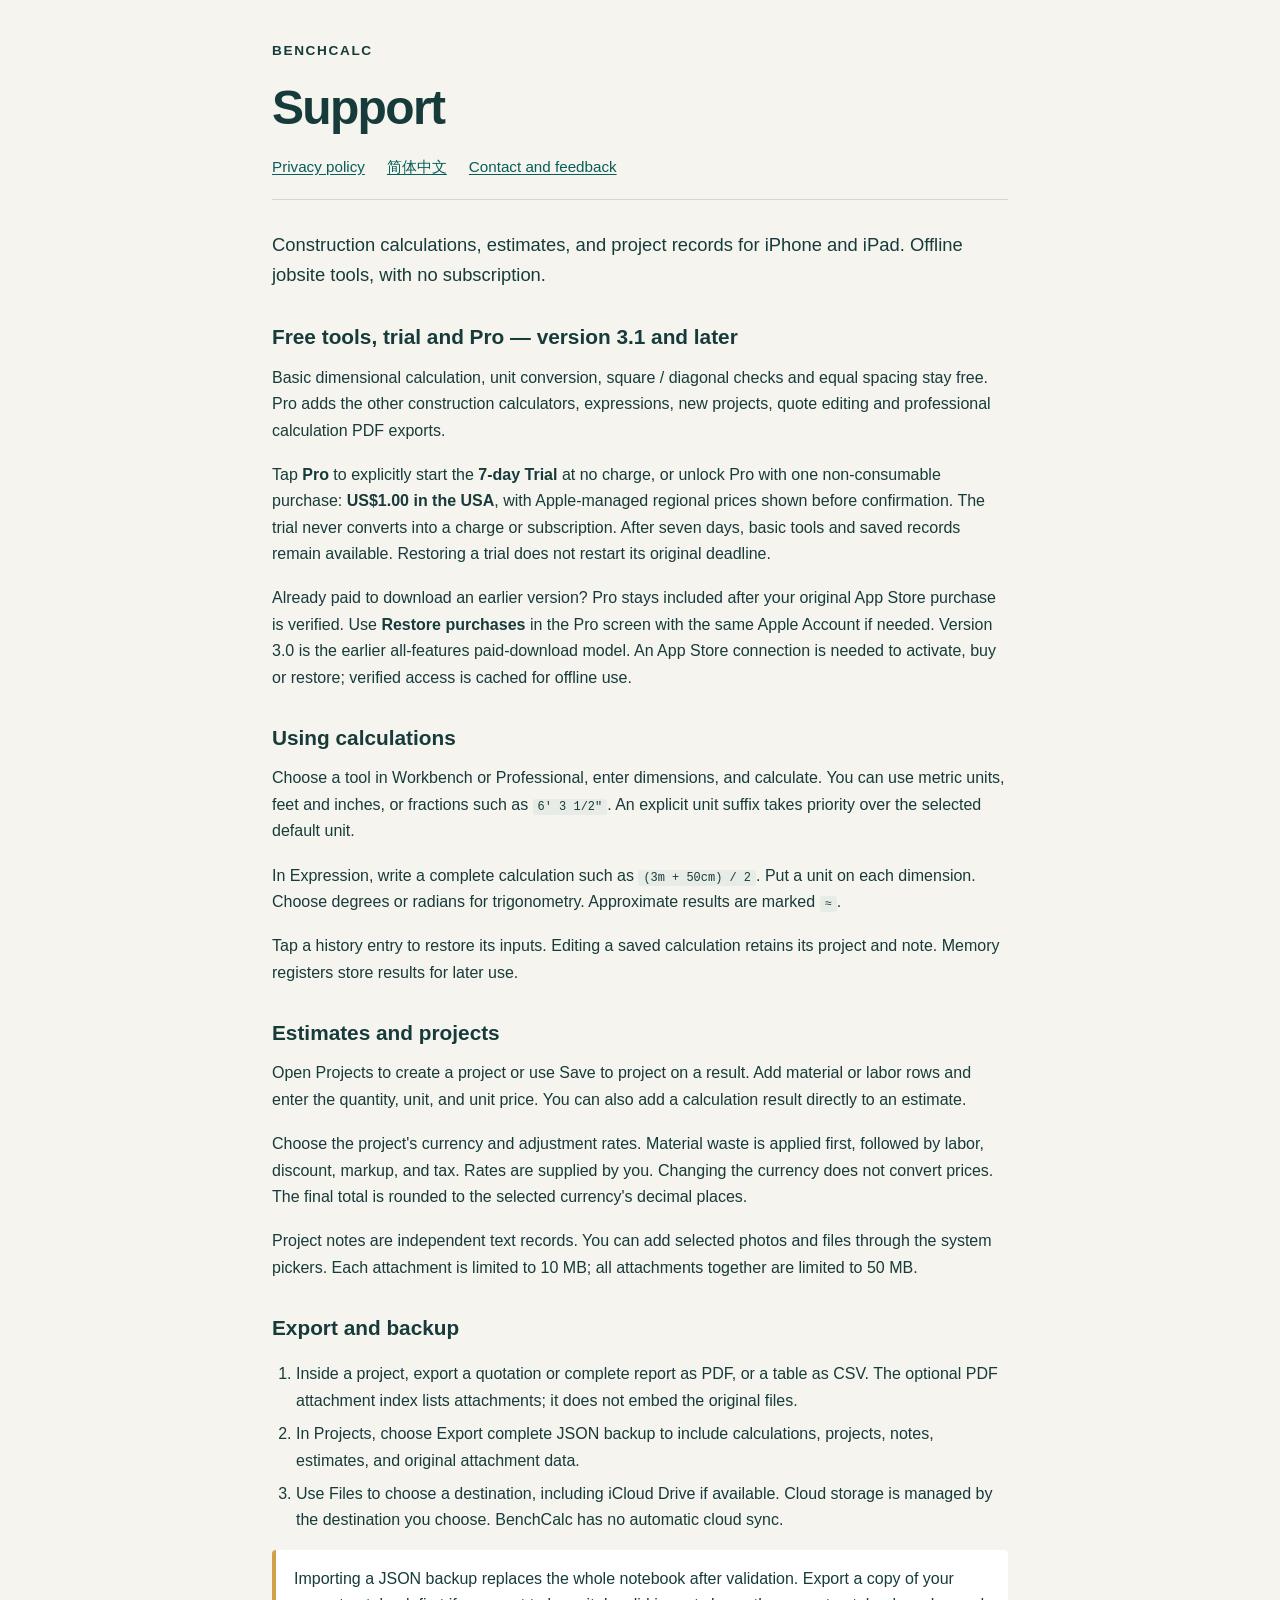
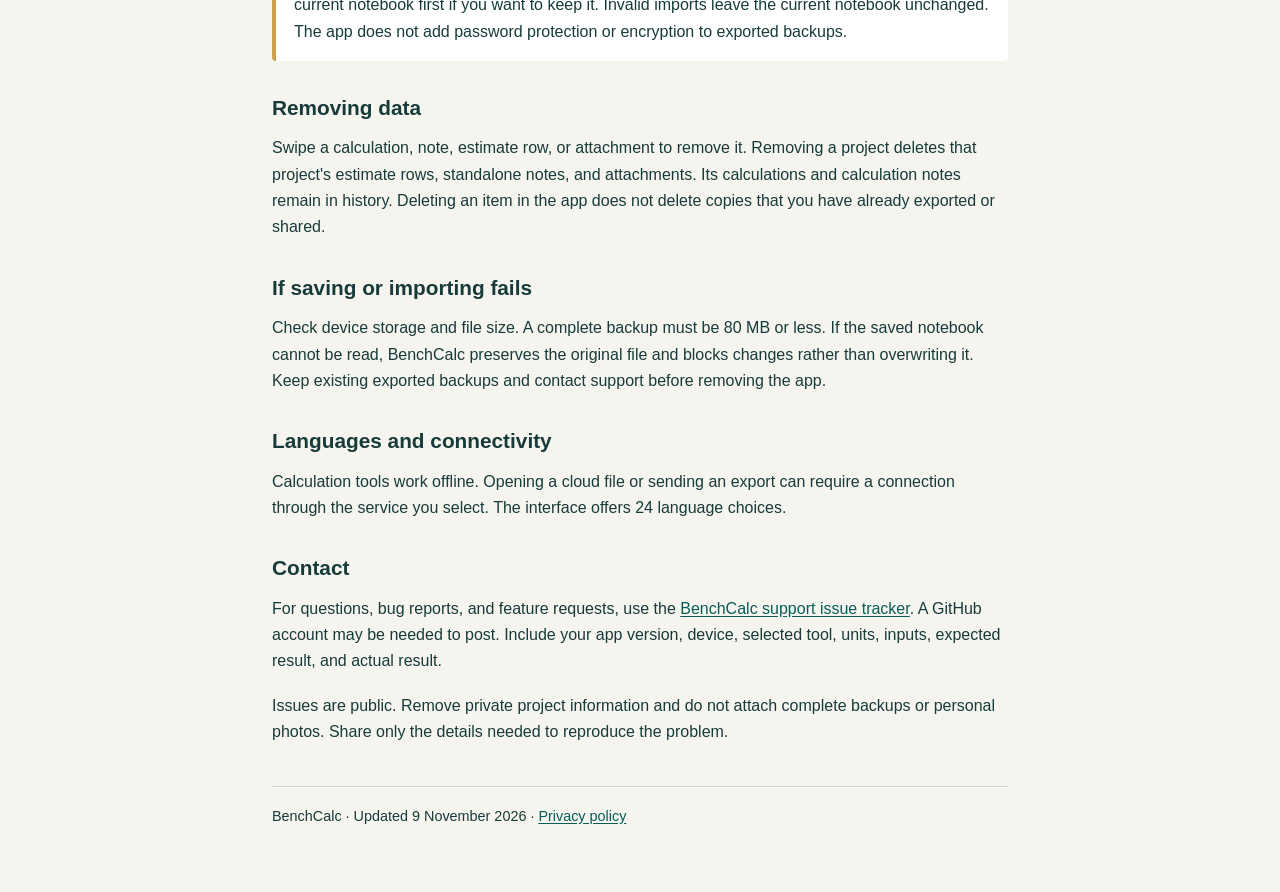
<file: index.html>
<!doctype html>
<html lang="en"><head><meta charset="utf-8"><meta name="viewport" content="width=device-width,initial-scale=1"><meta name="description" content="Help with BenchCalc construction calculations, estimates, project files, and backups."><title>BenchCalc Support</title><link rel="stylesheet" href="style.css"></head><body><main>
<header><div class="eyebrow">BENCHCALC</div><h1>Support</h1><nav aria-label="Support navigation"><a href="privacy.html">Privacy policy</a><a href="support-zh-Hans.html" lang="zh-Hans">简体中文</a><a href="https://github.com/wanwanyahoo/benchcalc-support/issues">Contact and feedback</a></nav></header>
<p class="intro">Construction calculations, estimates, and project records for iPhone and iPad. Offline jobsite tools, with no subscription.</p>
<h2>Free tools, trial and Pro — version 3.1 and later</h2><p>Basic dimensional calculation, unit conversion, square / diagonal checks and equal spacing stay free. Pro adds the other construction calculators, expressions, new projects, quote editing and professional calculation PDF exports.</p><p>Tap <strong>Pro</strong> to explicitly start the <strong>7-day Trial</strong> at no charge, or unlock Pro with one non-consumable purchase: <strong>US$1.00 in the USA</strong>, with Apple-managed regional prices shown before confirmation. The trial never converts into a charge or subscription. After seven days, basic tools and saved records remain available. Restoring a trial does not restart its original deadline.</p><p>Already paid to download an earlier version? Pro stays included after your original App Store purchase is verified. Use <strong>Restore purchases</strong> in the Pro screen with the same Apple Account if needed. Version 3.0 is the earlier all-features paid-download model. An App Store connection is needed to activate, buy or restore; verified access is cached for offline use.</p><h2>Using calculations</h2><p>Choose a tool in Workbench or Professional, enter dimensions, and calculate. You can use metric units, feet and inches, or fractions such as <code>6' 3 1/2"</code>. An explicit unit suffix takes priority over the selected default unit.</p><p>In Expression, write a complete calculation such as <code>(3m + 50cm) / 2</code>. Put a unit on each dimension. Choose degrees or radians for trigonometry. Approximate results are marked <code>≈</code>.</p><p>Tap a history entry to restore its inputs. Editing a saved calculation retains its project and note. Memory registers store results for later use.</p>
<h2>Estimates and projects</h2><p>Open Projects to create a project or use Save to project on a result. Add material or labor rows and enter the quantity, unit, and unit price. You can also add a calculation result directly to an estimate.</p><p>Choose the project's currency and adjustment rates. Material waste is applied first, followed by labor, discount, markup, and tax. Rates are supplied by you. Changing the currency does not convert prices. The final total is rounded to the selected currency's decimal places.</p><p>Project notes are independent text records. You can add selected photos and files through the system pickers. Each attachment is limited to 10 MB; all attachments together are limited to 50 MB.</p>
<h2>Export and backup</h2><ol><li>Inside a project, export a quotation or complete report as PDF, or a table as CSV. The optional PDF attachment index lists attachments; it does not embed the original files.</li><li>In Projects, choose Export complete JSON backup to include calculations, projects, notes, estimates, and original attachment data.</li><li>Use Files to choose a destination, including iCloud Drive if available. Cloud storage is managed by the destination you choose. BenchCalc has no automatic cloud sync.</li></ol><p class="note">Importing a JSON backup replaces the whole notebook after validation. Export a copy of your current notebook first if you want to keep it. Invalid imports leave the current notebook unchanged. The app does not add password protection or encryption to exported backups.</p>
<h2>Removing data</h2><p>Swipe a calculation, note, estimate row, or attachment to remove it. Removing a project deletes that project's estimate rows, standalone notes, and attachments. Its calculations and calculation notes remain in history. Deleting an item in the app does not delete copies that you have already exported or shared.</p>
<h2>If saving or importing fails</h2><p>Check device storage and file size. A complete backup must be 80 MB or less. If the saved notebook cannot be read, BenchCalc preserves the original file and blocks changes rather than overwriting it. Keep existing exported backups and contact support before removing the app.</p>
<h2>Languages and connectivity</h2><p>Calculation tools work offline. Opening a cloud file or sending an export can require a connection through the service you select. The interface offers 24 language choices.</p>
<h2>Contact</h2><p>For questions, bug reports, and feature requests, use the <a href="https://github.com/wanwanyahoo/benchcalc-support/issues">BenchCalc support issue tracker</a>. A GitHub account may be needed to post. Include your app version, device, selected tool, units, inputs, expected result, and actual result.</p><p>Issues are public. Remove private project information and do not attach complete backups or personal photos. Share only the details needed to reproduce the problem.</p>
<footer>BenchCalc · Updated 9 November 2026 · <a href="privacy.html">Privacy policy</a></footer>
</main></body></html>
</file>
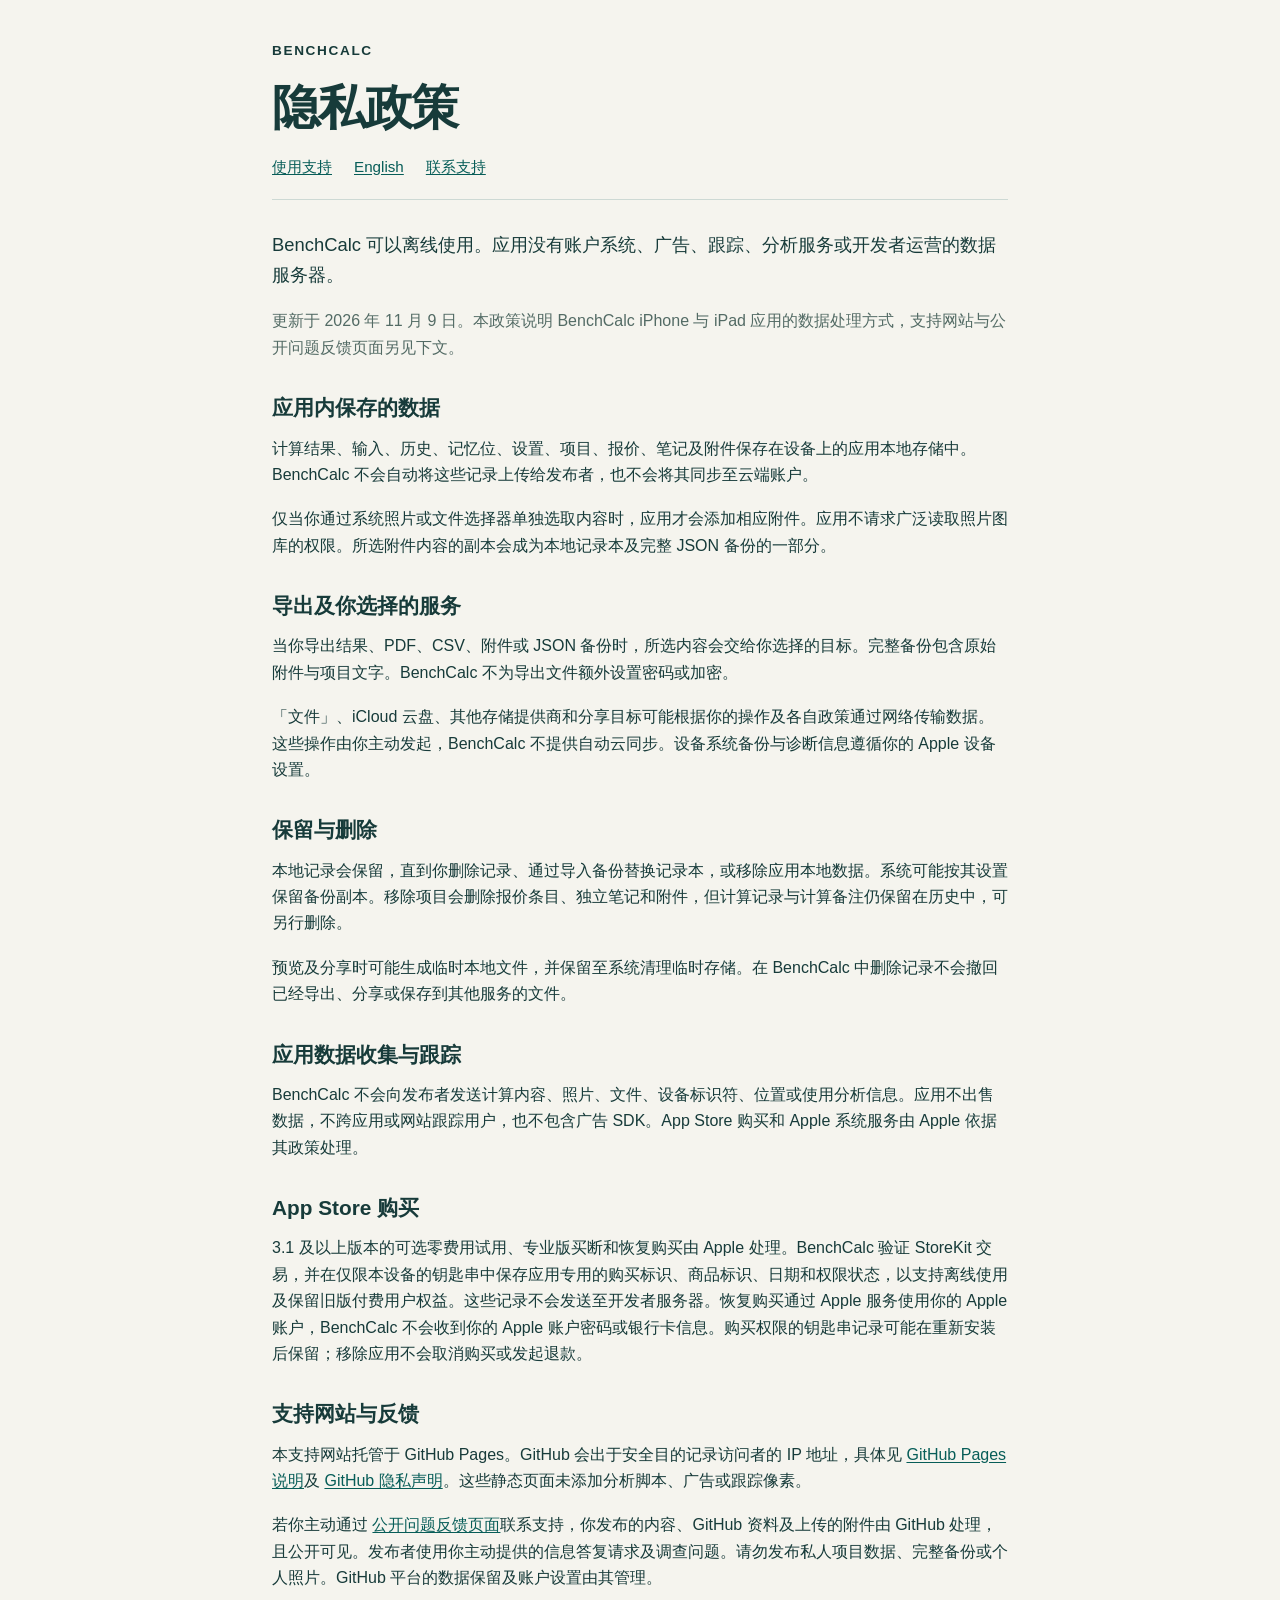
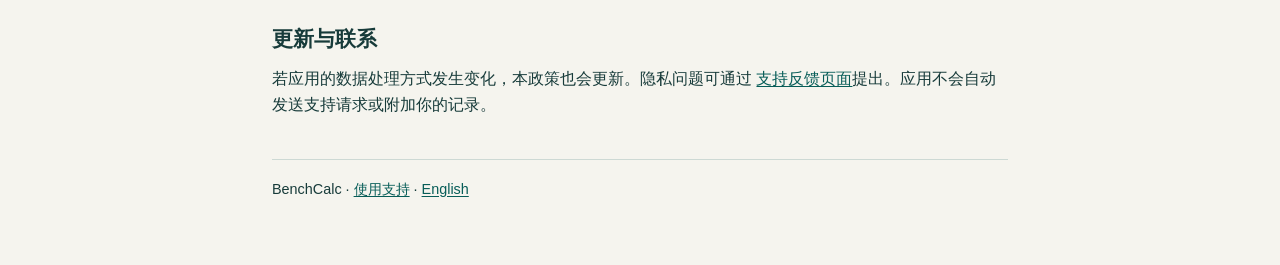
<file: privacy-zh-Hans.html>
<!doctype html>
<html lang="zh-Hans"><head><meta charset="utf-8"><meta name="viewport" content="width=device-width,initial-scale=1"><meta name="description" content="BenchCalc 如何处理计算、项目、照片、所选文件与导出数据。"><title>BenchCalc 隐私政策</title><link rel="stylesheet" href="style.css"></head><body><main>
<header><div class="eyebrow">BENCHCALC</div><h1>隐私政策</h1><nav aria-label="隐私页面导航"><a href="support-zh-Hans.html">使用支持</a><a href="privacy.html" lang="en">English</a><a href="https://github.com/wanwanyahoo/benchcalc-support/issues">联系支持</a></nav></header>
<p class="intro">BenchCalc 可以离线使用。应用没有账户系统、广告、跟踪、分析服务或开发者运营的数据服务器。</p><p class="muted">更新于 2026 年 11 月 9 日。本政策说明 BenchCalc iPhone 与 iPad 应用的数据处理方式，支持网站与公开问题反馈页面另见下文。</p>
<h2>应用内保存的数据</h2><p>计算结果、输入、历史、记忆位、设置、项目、报价、笔记及附件保存在设备上的应用本地存储中。BenchCalc 不会自动将这些记录上传给发布者，也不会将其同步至云端账户。</p><p>仅当你通过系统照片或文件选择器单独选取内容时，应用才会添加相应附件。应用不请求广泛读取照片图库的权限。所选附件内容的副本会成为本地记录本及完整 JSON 备份的一部分。</p>
<h2>导出及你选择的服务</h2><p>当你导出结果、PDF、CSV、附件或 JSON 备份时，所选内容会交给你选择的目标。完整备份包含原始附件与项目文字。BenchCalc 不为导出文件额外设置密码或加密。</p><p>「文件」、iCloud 云盘、其他存储提供商和分享目标可能根据你的操作及各自政策通过网络传输数据。这些操作由你主动发起，BenchCalc 不提供自动云同步。设备系统备份与诊断信息遵循你的 Apple 设备设置。</p>
<h2>保留与删除</h2><p>本地记录会保留，直到你删除记录、通过导入备份替换记录本，或移除应用本地数据。系统可能按其设置保留备份副本。移除项目会删除报价条目、独立笔记和附件，但计算记录与计算备注仍保留在历史中，可另行删除。</p><p>预览及分享时可能生成临时本地文件，并保留至系统清理临时存储。在 BenchCalc 中删除记录不会撤回已经导出、分享或保存到其他服务的文件。</p>
<h2>应用数据收集与跟踪</h2><p>BenchCalc 不会向发布者发送计算内容、照片、文件、设备标识符、位置或使用分析信息。应用不出售数据，不跨应用或网站跟踪用户，也不包含广告 SDK。App Store 购买和 Apple 系统服务由 Apple 依据其政策处理。</p>
<h2>App Store 购买</h2><p>3.1 及以上版本的可选零费用试用、专业版买断和恢复购买由 Apple 处理。BenchCalc 验证 StoreKit 交易，并在仅限本设备的钥匙串中保存应用专用的购买标识、商品标识、日期和权限状态，以支持离线使用及保留旧版付费用户权益。这些记录不会发送至开发者服务器。恢复购买通过 Apple 服务使用你的 Apple 账户，BenchCalc 不会收到你的 Apple 账户密码或银行卡信息。购买权限的钥匙串记录可能在重新安装后保留；移除应用不会取消购买或发起退款。</p><h2>支持网站与反馈</h2><p>本支持网站托管于 GitHub Pages。GitHub 会出于安全目的记录访问者的 IP 地址，具体见 <a href="https://docs.github.com/en/pages/getting-started-with-github-pages/what-is-github-pages">GitHub Pages 说明</a>及 <a href="https://docs.github.com/en/site-policy/privacy-policies/github-general-privacy-statement">GitHub 隐私声明</a>。这些静态页面未添加分析脚本、广告或跟踪像素。</p><p>若你主动通过 <a href="https://github.com/wanwanyahoo/benchcalc-support/issues">公开问题反馈页面</a>联系支持，你发布的内容、GitHub 资料及上传的附件由 GitHub 处理，且公开可见。发布者使用你主动提供的信息答复请求及调查问题。请勿发布私人项目数据、完整备份或个人照片。GitHub 平台的数据保留及账户设置由其管理。</p>
<h2>更新与联系</h2><p>若应用的数据处理方式发生变化，本政策也会更新。隐私问题可通过 <a href="https://github.com/wanwanyahoo/benchcalc-support/issues">支持反馈页面</a>提出。应用不会自动发送支持请求或附加你的记录。</p>
<footer>BenchCalc · <a href="support-zh-Hans.html">使用支持</a> · <a href="privacy.html" lang="en">English</a></footer>
</main></body></html>
</file>
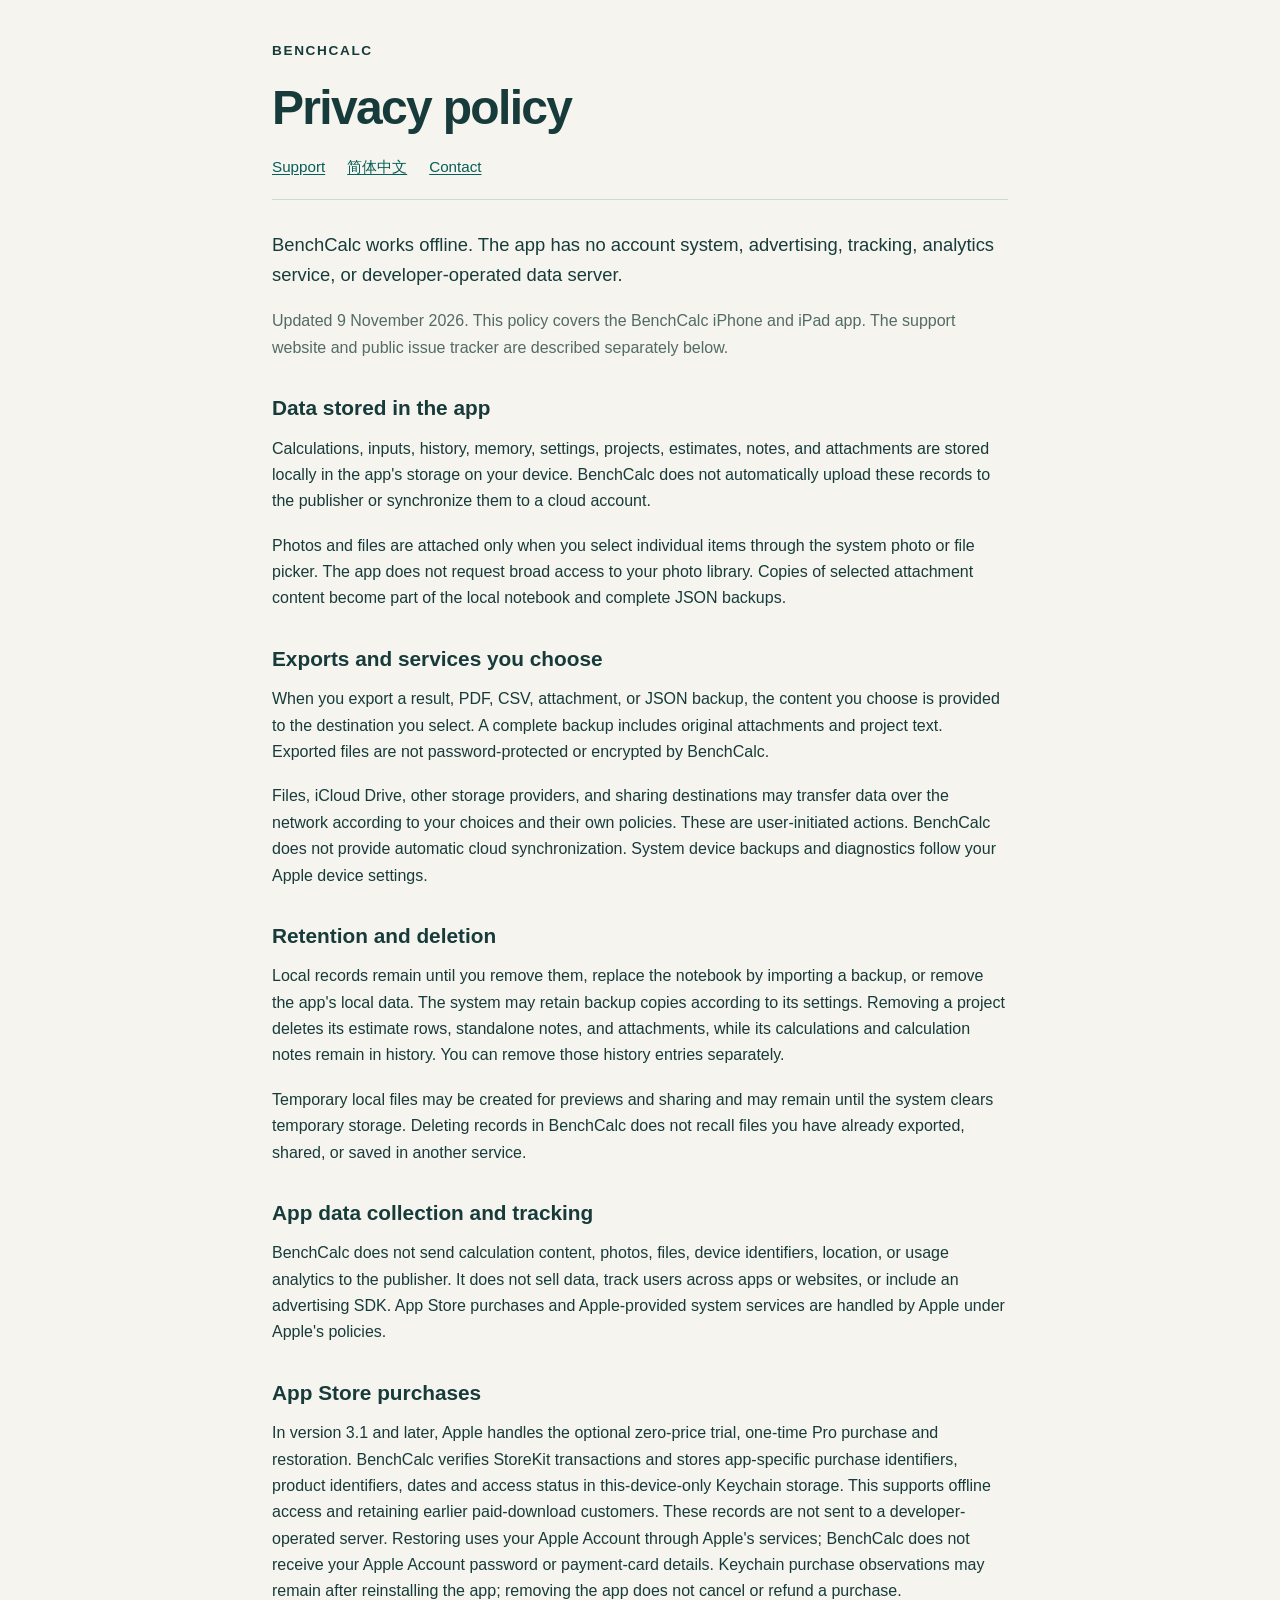
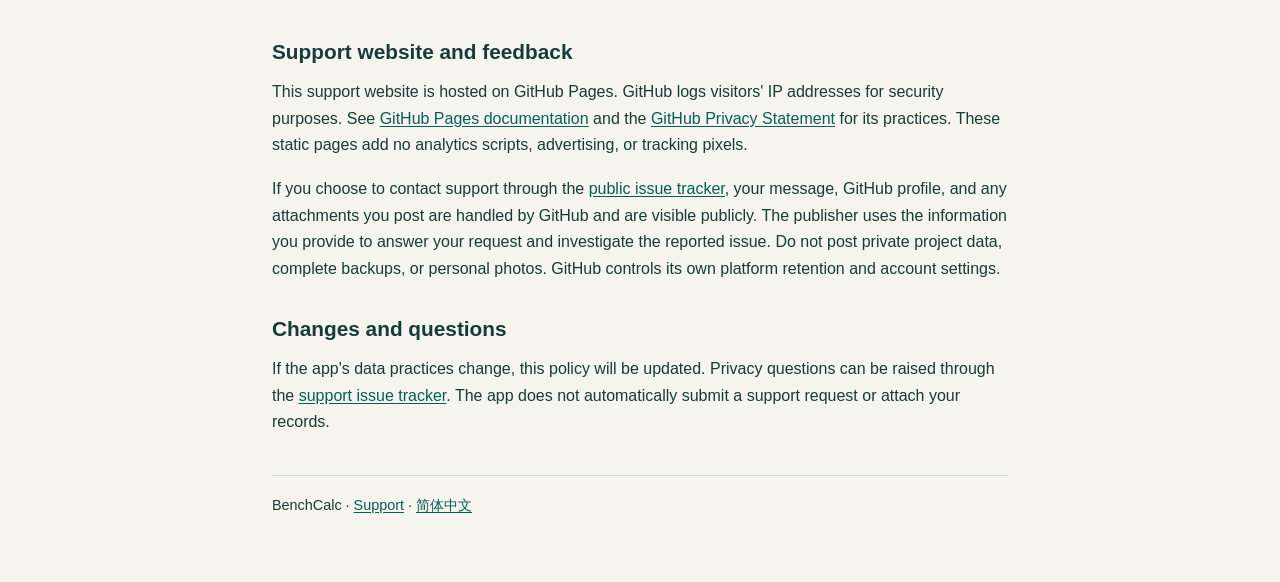
<file: privacy.html>
<!doctype html>
<html lang="en"><head><meta charset="utf-8"><meta name="viewport" content="width=device-width,initial-scale=1"><meta name="description" content="How BenchCalc handles calculations, projects, photos, selected files, and exports."><title>BenchCalc Privacy Policy</title><link rel="stylesheet" href="style.css"></head><body><main>
<header><div class="eyebrow">BENCHCALC</div><h1>Privacy policy</h1><nav aria-label="Privacy navigation"><a href="index.html">Support</a><a href="privacy-zh-Hans.html" lang="zh-Hans">简体中文</a><a href="https://github.com/wanwanyahoo/benchcalc-support/issues">Contact</a></nav></header>
<p class="intro">BenchCalc works offline. The app has no account system, advertising, tracking, analytics service, or developer-operated data server.</p><p class="muted">Updated 9 November 2026. This policy covers the BenchCalc iPhone and iPad app. The support website and public issue tracker are described separately below.</p>
<h2>Data stored in the app</h2><p>Calculations, inputs, history, memory, settings, projects, estimates, notes, and attachments are stored locally in the app's storage on your device. BenchCalc does not automatically upload these records to the publisher or synchronize them to a cloud account.</p><p>Photos and files are attached only when you select individual items through the system photo or file picker. The app does not request broad access to your photo library. Copies of selected attachment content become part of the local notebook and complete JSON backups.</p>
<h2>Exports and services you choose</h2><p>When you export a result, PDF, CSV, attachment, or JSON backup, the content you choose is provided to the destination you select. A complete backup includes original attachments and project text. Exported files are not password-protected or encrypted by BenchCalc.</p><p>Files, iCloud Drive, other storage providers, and sharing destinations may transfer data over the network according to your choices and their own policies. These are user-initiated actions. BenchCalc does not provide automatic cloud synchronization. System device backups and diagnostics follow your Apple device settings.</p>
<h2>Retention and deletion</h2><p>Local records remain until you remove them, replace the notebook by importing a backup, or remove the app's local data. The system may retain backup copies according to its settings. Removing a project deletes its estimate rows, standalone notes, and attachments, while its calculations and calculation notes remain in history. You can remove those history entries separately.</p><p>Temporary local files may be created for previews and sharing and may remain until the system clears temporary storage. Deleting records in BenchCalc does not recall files you have already exported, shared, or saved in another service.</p>
<h2>App data collection and tracking</h2><p>BenchCalc does not send calculation content, photos, files, device identifiers, location, or usage analytics to the publisher. It does not sell data, track users across apps or websites, or include an advertising SDK. App Store purchases and Apple-provided system services are handled by Apple under Apple's policies.</p>
<h2>App Store purchases</h2><p>In version 3.1 and later, Apple handles the optional zero-price trial, one-time Pro purchase and restoration. BenchCalc verifies StoreKit transactions and stores app-specific purchase identifiers, product identifiers, dates and access status in this-device-only Keychain storage. This supports offline access and retaining earlier paid-download customers. These records are not sent to a developer-operated server. Restoring uses your Apple Account through Apple's services; BenchCalc does not receive your Apple Account password or payment-card details. Keychain purchase observations may remain after reinstalling the app; removing the app does not cancel or refund a purchase.</p><h2>Support website and feedback</h2><p>This support website is hosted on GitHub Pages. GitHub logs visitors' IP addresses for security purposes. See <a href="https://docs.github.com/en/pages/getting-started-with-github-pages/what-is-github-pages">GitHub Pages documentation</a> and the <a href="https://docs.github.com/en/site-policy/privacy-policies/github-general-privacy-statement">GitHub Privacy Statement</a> for its practices. These static pages add no analytics scripts, advertising, or tracking pixels.</p><p>If you choose to contact support through the <a href="https://github.com/wanwanyahoo/benchcalc-support/issues">public issue tracker</a>, your message, GitHub profile, and any attachments you post are handled by GitHub and are visible publicly. The publisher uses the information you provide to answer your request and investigate the reported issue. Do not post private project data, complete backups, or personal photos. GitHub controls its own platform retention and account settings.</p>
<h2>Changes and questions</h2><p>If the app's data practices change, this policy will be updated. Privacy questions can be raised through the <a href="https://github.com/wanwanyahoo/benchcalc-support/issues">support issue tracker</a>. The app does not automatically submit a support request or attach your records.</p>
<footer>BenchCalc · <a href="index.html">Support</a> · <a href="privacy-zh-Hans.html" lang="zh-Hans">简体中文</a></footer>
</main></body></html>
</file>
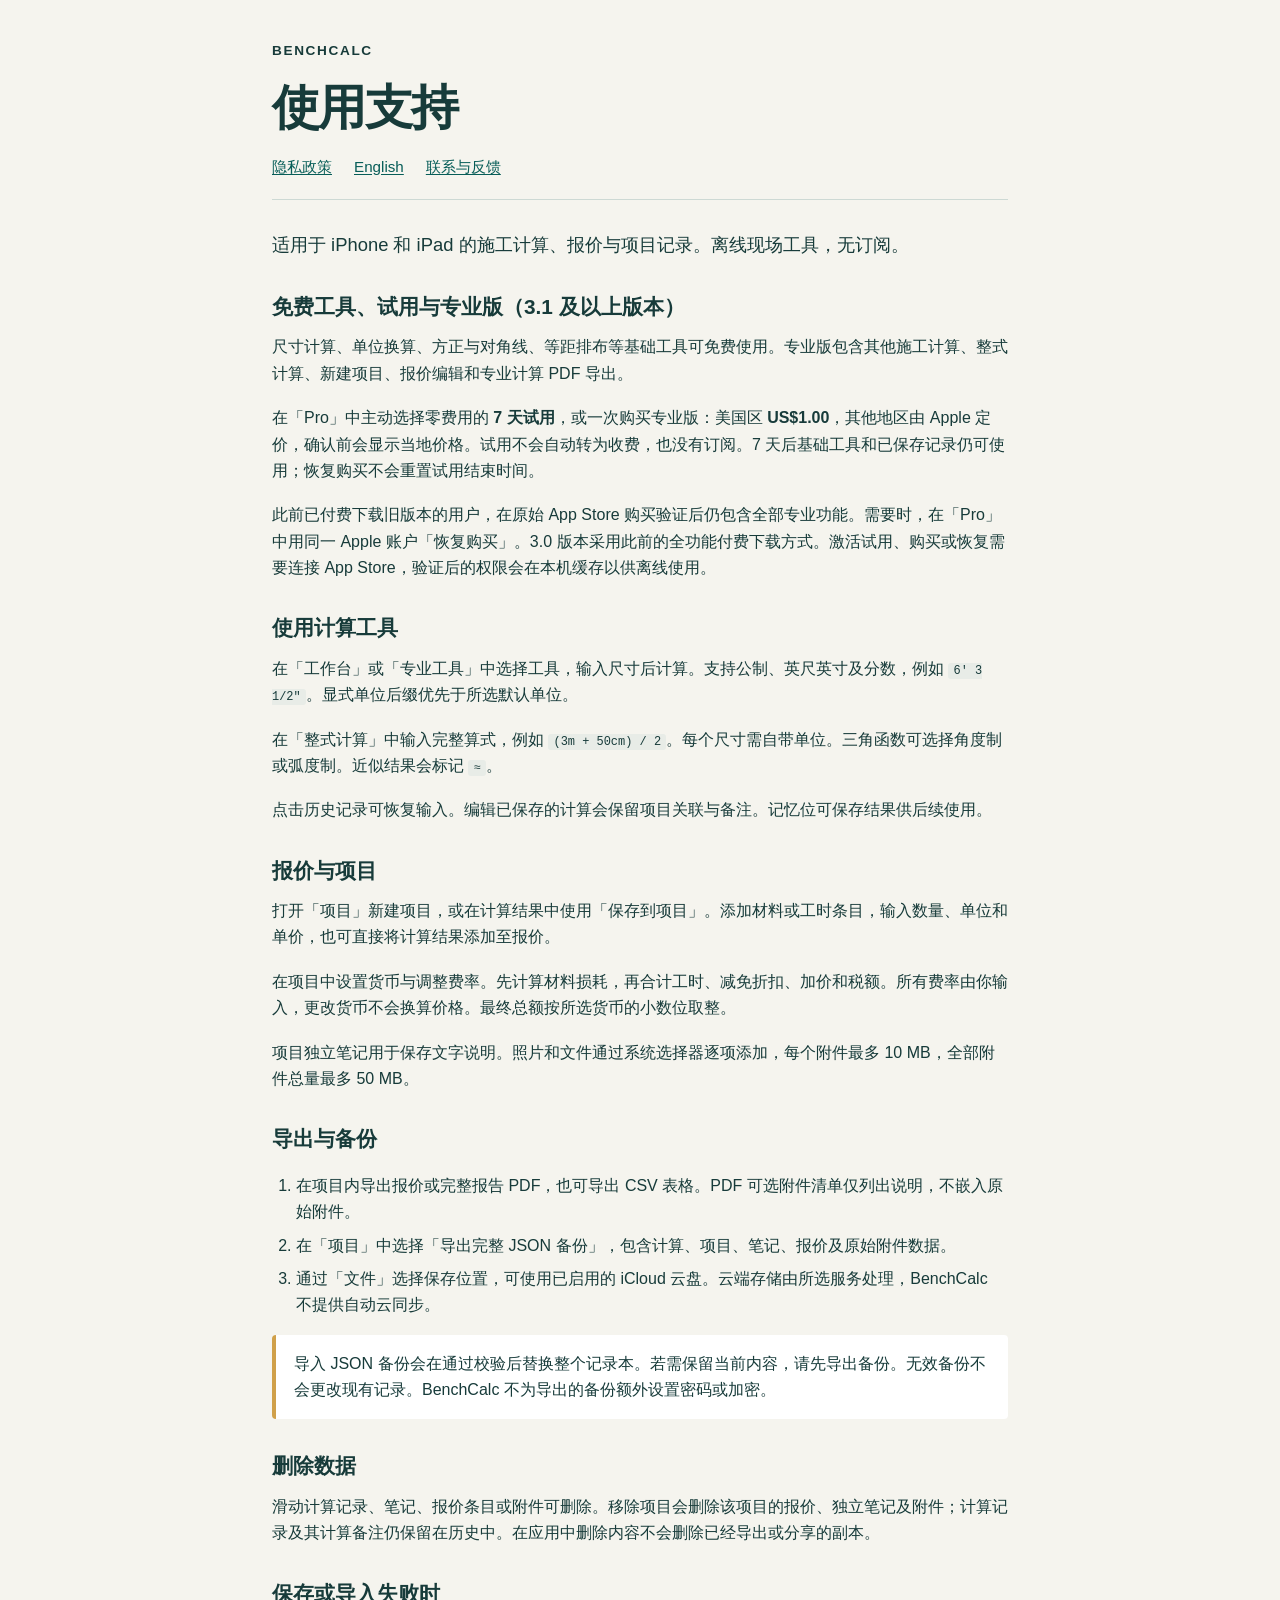
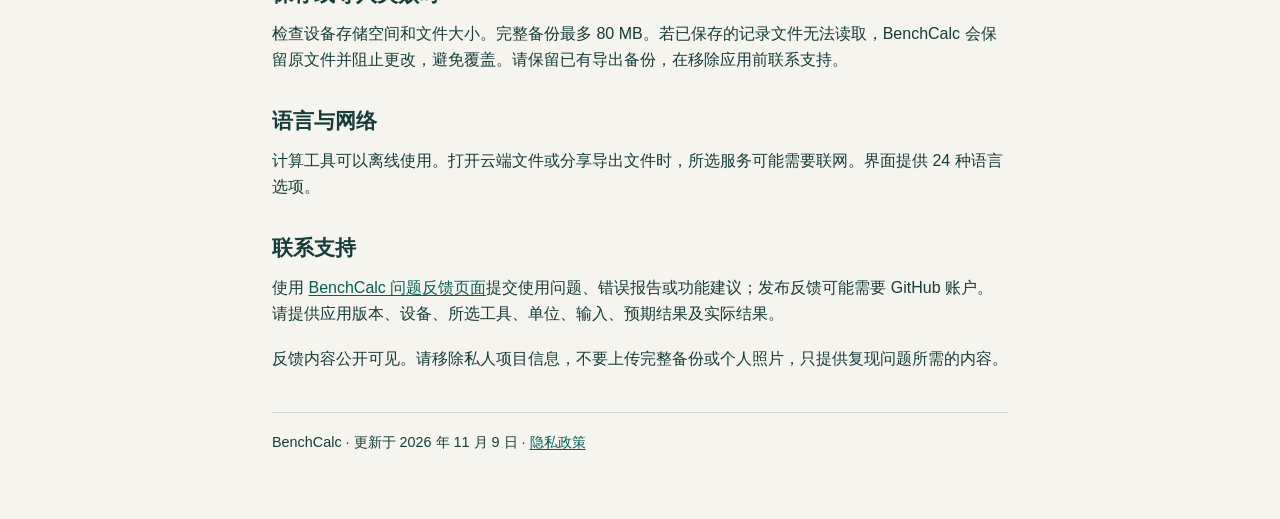
<file: support-zh-Hans.html>
<!doctype html>
<html lang="zh-Hans"><head><meta charset="utf-8"><meta name="viewport" content="width=device-width,initial-scale=1"><meta name="description" content="BenchCalc 施工计算、项目报价、附件与备份帮助。"><title>BenchCalc 使用支持</title><link rel="stylesheet" href="style.css"></head><body><main>
<header><div class="eyebrow">BENCHCALC</div><h1>使用支持</h1><nav aria-label="支持页面导航"><a href="privacy-zh-Hans.html">隐私政策</a><a href="index.html" lang="en">English</a><a href="https://github.com/wanwanyahoo/benchcalc-support/issues">联系与反馈</a></nav></header>
<p class="intro">适用于 iPhone 和 iPad 的施工计算、报价与项目记录。离线现场工具，无订阅。</p>
<h2>免费工具、试用与专业版（3.1 及以上版本）</h2><p>尺寸计算、单位换算、方正与对角线、等距排布等基础工具可免费使用。专业版包含其他施工计算、整式计算、新建项目、报价编辑和专业计算 PDF 导出。</p><p>在「Pro」中主动选择零费用的 <strong>7 天试用</strong>，或一次购买专业版：美国区 <strong>US$1.00</strong>，其他地区由 Apple 定价，确认前会显示当地价格。试用不会自动转为收费，也没有订阅。7 天后基础工具和已保存记录仍可使用；恢复购买不会重置试用结束时间。</p><p>此前已付费下载旧版本的用户，在原始 App Store 购买验证后仍包含全部专业功能。需要时，在「Pro」中用同一 Apple 账户「恢复购买」。3.0 版本采用此前的全功能付费下载方式。激活试用、购买或恢复需要连接 App Store，验证后的权限会在本机缓存以供离线使用。</p><h2>使用计算工具</h2><p>在「工作台」或「专业工具」中选择工具，输入尺寸后计算。支持公制、英尺英寸及分数，例如 <code>6' 3 1/2"</code>。显式单位后缀优先于所选默认单位。</p><p>在「整式计算」中输入完整算式，例如 <code>(3m + 50cm) / 2</code>。每个尺寸需自带单位。三角函数可选择角度制或弧度制。近似结果会标记 <code>≈</code>。</p><p>点击历史记录可恢复输入。编辑已保存的计算会保留项目关联与备注。记忆位可保存结果供后续使用。</p>
<h2>报价与项目</h2><p>打开「项目」新建项目，或在计算结果中使用「保存到项目」。添加材料或工时条目，输入数量、单位和单价，也可直接将计算结果添加至报价。</p><p>在项目中设置货币与调整费率。先计算材料损耗，再合计工时、减免折扣、加价和税额。所有费率由你输入，更改货币不会换算价格。最终总额按所选货币的小数位取整。</p><p>项目独立笔记用于保存文字说明。照片和文件通过系统选择器逐项添加，每个附件最多 10 MB，全部附件总量最多 50 MB。</p>
<h2>导出与备份</h2><ol><li>在项目内导出报价或完整报告 PDF，也可导出 CSV 表格。PDF 可选附件清单仅列出说明，不嵌入原始附件。</li><li>在「项目」中选择「导出完整 JSON 备份」，包含计算、项目、笔记、报价及原始附件数据。</li><li>通过「文件」选择保存位置，可使用已启用的 iCloud 云盘。云端存储由所选服务处理，BenchCalc 不提供自动云同步。</li></ol><p class="note">导入 JSON 备份会在通过校验后替换整个记录本。若需保留当前内容，请先导出备份。无效备份不会更改现有记录。BenchCalc 不为导出的备份额外设置密码或加密。</p>
<h2>删除数据</h2><p>滑动计算记录、笔记、报价条目或附件可删除。移除项目会删除该项目的报价、独立笔记及附件；计算记录及其计算备注仍保留在历史中。在应用中删除内容不会删除已经导出或分享的副本。</p>
<h2>保存或导入失败时</h2><p>检查设备存储空间和文件大小。完整备份最多 80 MB。若已保存的记录文件无法读取，BenchCalc 会保留原文件并阻止更改，避免覆盖。请保留已有导出备份，在移除应用前联系支持。</p>
<h2>语言与网络</h2><p>计算工具可以离线使用。打开云端文件或分享导出文件时，所选服务可能需要联网。界面提供 24 种语言选项。</p>
<h2>联系支持</h2><p>使用 <a href="https://github.com/wanwanyahoo/benchcalc-support/issues">BenchCalc 问题反馈页面</a>提交使用问题、错误报告或功能建议；发布反馈可能需要 GitHub 账户。请提供应用版本、设备、所选工具、单位、输入、预期结果及实际结果。</p><p>反馈内容公开可见。请移除私人项目信息，不要上传完整备份或个人照片，只提供复现问题所需的内容。</p>
<footer>BenchCalc · 更新于 2026 年 11 月 9 日 · <a href="privacy-zh-Hans.html">隐私政策</a></footer>
</main></body></html>
</file>
<file: style.css>
:root{font-family:-apple-system,BlinkMacSystemFont,"Segoe UI",sans-serif;color:#173b3a;background:#f5f4ee;line-height:1.65;color-scheme:light}*{box-sizing:border-box}body{margin:0}main{max-width:780px;margin:auto;padding:40px 22px 64px}header{border-bottom:1px solid #cdd9d4;margin-bottom:30px;padding-bottom:20px}nav{display:flex;flex-wrap:wrap;gap:8px 22px;font-size:.95rem}h1{font-size:clamp(2rem,6vw,3rem);line-height:1.15;letter-spacing:-.035em;margin:18px 0}h2{font-size:1.3rem;margin:30px 0 10px}h3{font-size:1.05rem;margin:22px 0 6px}p{margin:10px 0 18px}a{color:#075d58;text-underline-offset:.15em}a:focus-visible{outline:3px solid #b57415;outline-offset:4px}li{margin:7px 0}.eyebrow{font-size:.85rem;font-weight:700;letter-spacing:.12em}.intro{font-size:1.15rem}.muted{color:#536b65}.note{padding:16px 18px;background:#fff;border-left:4px solid #d0a04a;border-radius:4px}code{overflow-wrap:anywhere;font-size:.92em;background:#e8ece7;padding:1px 5px;border-radius:3px}footer{border-top:1px solid #cdd9d4;margin-top:40px;padding-top:18px;font-size:.9rem}ul,ol{padding-inline-start:24px}@media(prefers-reduced-motion:no-preference){a{transition:color .15s}}@media print{body{background:white}main{max-width:none;padding:0}nav{display:none}a{color:inherit}h2,h3{break-after:avoid}}
</file>
